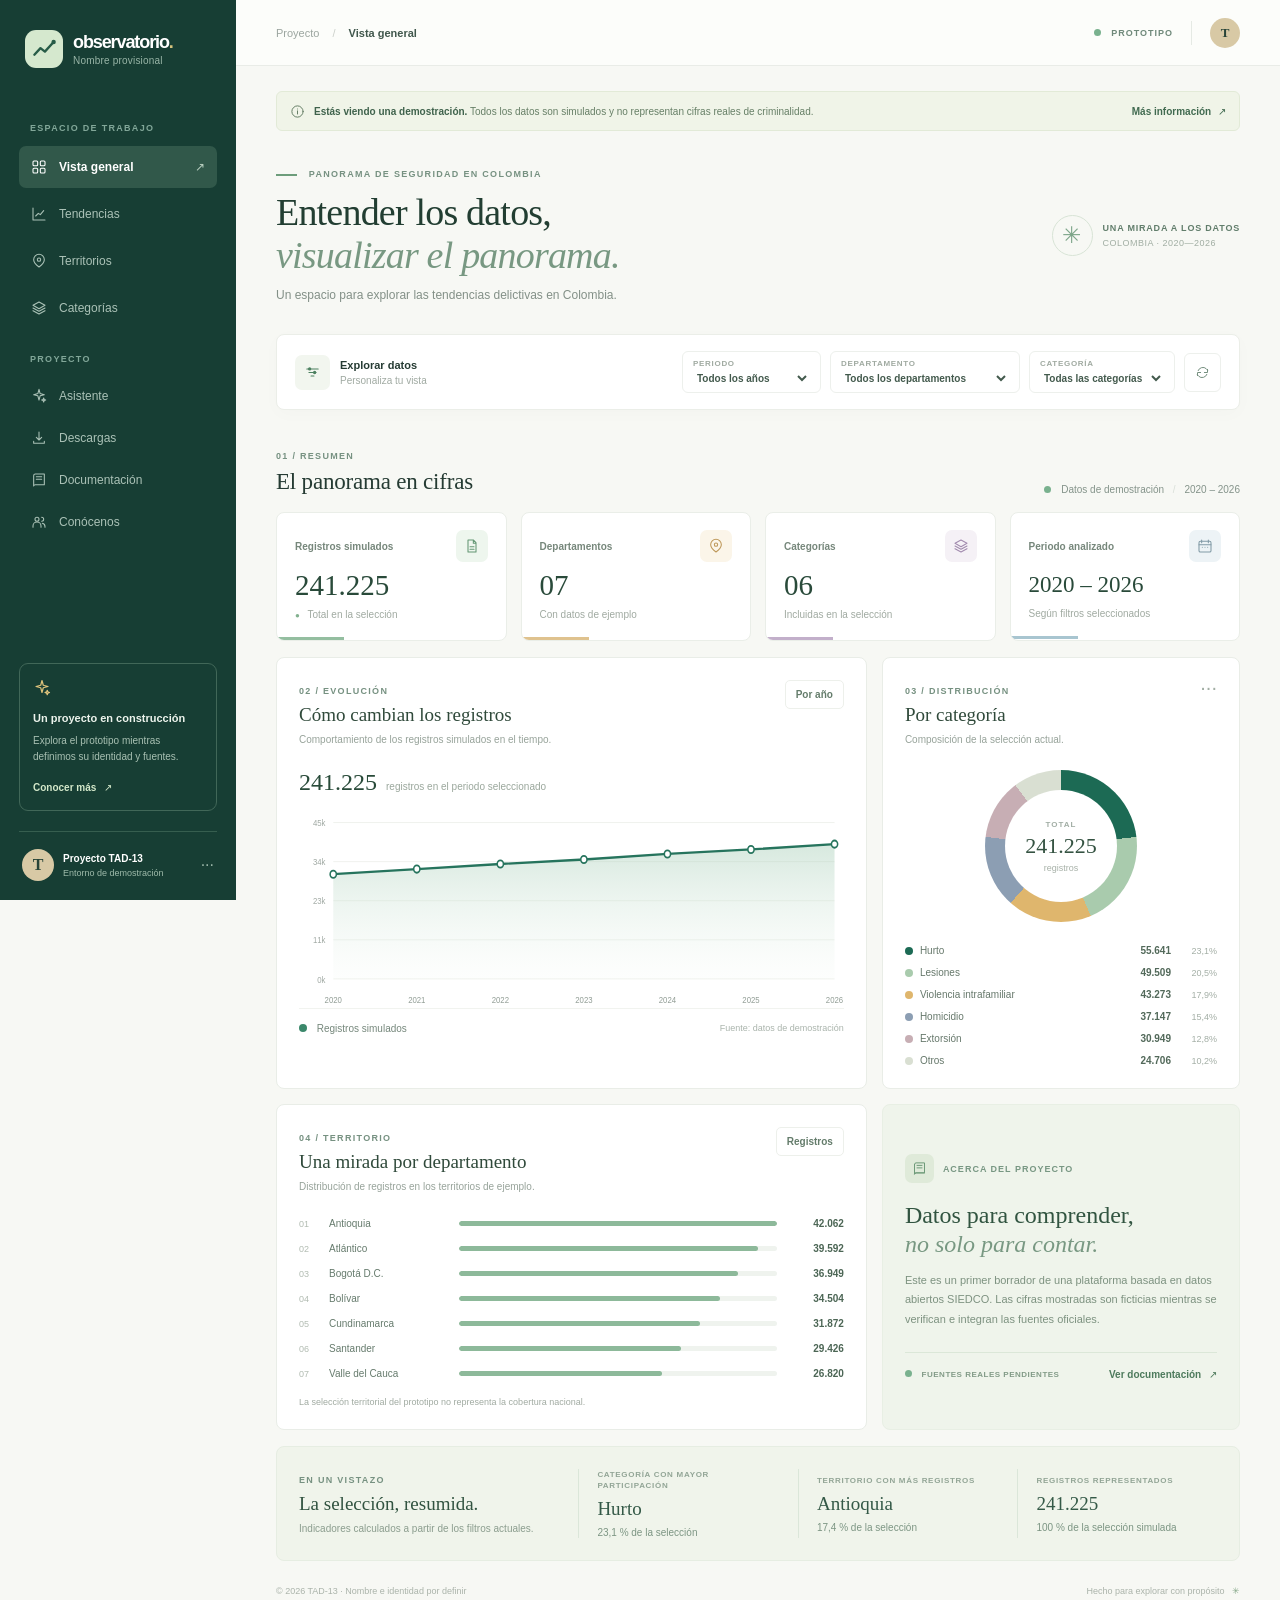
<file: src/web/index.html>
<!doctype html>
<html lang="es"><head><meta charset="utf-8"><meta name="viewport" content="width=device-width, initial-scale=1"><meta name="theme-color" content="#173d33"><title>Vista general | Observatorio</title><link rel="stylesheet" href="styles.css"></head>
<body><div class="app-shell"><aside aria-label="Navegación principal" class="sidebar">
<a aria-label="Observatorio, inicio" class="brand" href="index.html">
<span aria-hidden="true" class="brand-mark"><svg fill="none" viewbox="0 0 32 32"><path d="M5 22.5 12 15l5 4 10-11" stroke="currentColor" stroke-linecap="round" stroke-linejoin="round" stroke-width="2.7"></path><circle cx="27" cy="8" fill="currentColor" r="2.5"></circle></svg></span>
<span><strong>observatorio<span class="brand-dot">.</span></strong><small>Nombre provisional</small></span>
</a>
<div class="side-label">ESPACIO DE TRABAJO</div>
<nav class="side-nav">
<a aria-current="page" class="nav-item active" href="index.html"><span data-icon="grid"></span> Vista general <span class="nav-arrow">↗</span></a>
<a class="nav-item" href="index.html#tendencias"><span data-icon="chart"></span> Tendencias</a>
<a class="nav-item" href="index.html#territorios"><span data-icon="pin"></span> Territorios</a>
<a class="nav-item" href="index.html#categorias"><span data-icon="layers"></span> Categorías</a>
</nav>
<div class="side-label resources-label">PROYECTO</div>
<nav class="side-nav project-nav">
<a class="nav-item" href="asistente.html"><span data-icon="spark"></span> Asistente</a>
<a class="nav-item" href="descargas.html"><span data-icon="download"></span> Descargas</a>
<a class="nav-item" href="documentacion.html"><span data-icon="book"></span> Documentación</a>
<a class="nav-item" href="conocenos.html"><span data-icon="people"></span> Conócenos</a>
</nav>
<div class="sidebar-bottom">
<div class="side-note"><span class="side-note-icon" data-icon="spark"></span><strong>Un proyecto en construcción</strong><p>Explora el prototipo mientras definimos su identidad y fuentes.</p><a href="documentacion.html">Conocer más <span>↗</span></a></div>
<div class="side-footer"><span class="avatar">T</span><span><strong>Proyecto TAD-13</strong><small>Entorno de demostración</small></span><span class="footer-dots">···</span></div>
</div>
</aside><main class="main" id="inicio"><header class="topbar"><div class="breadcrumb">Proyecto <span>/</span> <strong>Vista general</strong></div><div class="top-actions"><span class="top-status"><i></i> PROTOTIPO</span><span class="top-divider"></span><span class="top-avatar">T</span></div></header><div class="content"><div class="demo-banner"><span data-icon="info"></span><p><strong>Estás viendo una demostración.</strong> Todos los datos son simulados y no representan cifras reales de criminalidad.</p><a href="documentacion.html">Más información <span>↗</span></a></div>
<div class="page-heading"><div><div class="eyebrow"><span></span> PANORAMA DE SEGURIDAD EN COLOMBIA</div><h1>Entender los datos,<br/><em>visualizar el panorama.</em></h1><p>Un espacio para explorar las tendencias delictivas en Colombia.</p></div><div class="heading-badge"><span class="badge-symbol">✳</span><span>UNA MIRADA A LOS DATOS<small>COLOMBIA · 2020—2026</small></span></div></div>
<section aria-label="Filtros del tablero" class="filter-bar"><div class="filter-intro"><span data-icon="filter"></span><div><strong>Explorar datos</strong><small>Personaliza tu vista</small></div></div><div class="filter-controls"><label><span>PERIODO</span><select aria-label="Filtrar por periodo" id="year-filter"><option value="todos">Todos los años</option></select></label><label><span>DEPARTAMENTO</span><select aria-label="Filtrar por departamento" id="region-filter"><option value="todos">Todos los departamentos</option></select></label><label><span>CATEGORÍA</span><select aria-label="Filtrar por categoría" id="category-filter"><option value="todos">Todas las categorías</option></select></label><button aria-label="Restablecer filtros" class="reset-button" id="reset" title="Restablecer filtros" type="button"><span data-icon="refresh"></span></button></div></section>
<div class="section-heading overview-heading"><div><span class="section-kicker">01 / RESUMEN</span><h2>El panorama en cifras</h2></div><span class="section-context"><i></i> Datos de demostración <span class="context-divider">/</span> <span id="selection-summary">2020 – 2026</span></span></div>
<section aria-label="Indicadores de demostración" class="stat-grid"><article class="stat-card"><div class="stat-top"><span>Registros simulados</span><span class="stat-icon mint" data-icon="file"></span></div><strong id="total-stat">—</strong><p><span class="stat-pill">●</span> Total en la selección</p><div class="stat-line"></div></article><article class="stat-card"><div class="stat-top"><span>Departamentos</span><span class="stat-icon sand" data-icon="pin"></span></div><strong id="regions-stat">—</strong><p>Con datos de ejemplo</p><div class="stat-line sand-line"></div></article><article class="stat-card"><div class="stat-top"><span>Categorías</span><span class="stat-icon lavender" data-icon="layers"></span></div><strong id="categories-stat">—</strong><p>Incluidas en la selección</p><div class="stat-line lavender-line"></div></article><article class="stat-card"><div class="stat-top"><span>Periodo analizado</span><span class="stat-icon blue" data-icon="calendar"></span></div><strong class="period-stat" id="period-stat">—</strong><p>Según filtros seleccionados</p><div class="stat-line blue-line"></div></article></section>
<div class="dashboard-grid"><section class="card trend-card" id="tendencias"><div class="card-header"><div><span class="section-kicker">02 / EVOLUCIÓN</span><h3>Cómo cambian los registros</h3><p>Comportamiento de los registros simulados en el tiempo.</p></div><span class="card-chip" id="trend-chip">Por año</span></div><div class="chart-summary"><strong id="chart-total">—</strong><span>registros en el periodo seleccionado</span></div><div aria-label="Gráfico de evolución de registros simulados" class="trend-chart" id="trend-chart" role="img"></div><div class="chart-footer"><span><i></i> Registros simulados</span><small>Fuente: datos de demostración</small></div></section>
<section class="card categories-card" id="categorias"><div class="card-header"><div><span class="section-kicker">03 / DISTRIBUCIÓN</span><h3>Por categoría</h3><p>Composición de la selección actual.</p></div><span class="more">···</span></div><div class="donut-wrap"><div class="donut-chart" id="donut-chart"><div class="donut-center"><small>TOTAL</small><strong id="donut-total">—</strong><span>registros</span></div></div></div><div class="category-legend" id="category-legend"></div></section>
<section class="card regions-card" id="territorios"><div class="card-header"><div><span class="section-kicker">04 / TERRITORIO</span><h3>Una mirada por departamento</h3><p>Distribución de registros en los territorios de ejemplo.</p></div><span class="card-chip">Registros</span></div><div class="region-bars" id="region-bars"></div><div class="region-footnote">La selección territorial del prototipo no representa la cobertura nacional.</div></section>
<section class="card methodology-card" id="metodologia"><div class="method-top"><span class="method-icon" data-icon="book"></span><span>ACERCA DEL PROYECTO</span></div><h3>Datos para comprender,<br/><em>no solo para contar.</em></h3><p>Este es un primer borrador de una plataforma basada en datos abiertos SIEDCO. Las cifras mostradas son ficticias mientras se verifican e integran las fuentes oficiales.</p><div class="method-divider"></div><div class="method-bottom"><span><i></i> FUENTES REALES PENDIENTES</span><a href="documentacion.html">Ver documentación <span>↗</span></a></div></section></div>
<section aria-label="Hallazgos de la selección simulada" class="insights-strip">
<div class="insight-intro"><span class="section-kicker">EN UN VISTAZO</span><h3>La selección, resumida.</h3><p>Indicadores calculados a partir de los filtros actuales.</p></div>
<div class="insight-item"><span>CATEGORÍA CON MAYOR PARTICIPACIÓN</span><strong id="top-category">—</strong><small id="top-category-share">—</small></div>
<div class="insight-item"><span>TERRITORIO CON MÁS REGISTROS</span><strong id="top-region">—</strong><small id="top-region-share">—</small></div>
<div class="insight-item"><span>REGISTROS REPRESENTADOS</span><strong id="insight-total">—</strong><small>100 % de la selección simulada</small></div>
</section>
<footer class="page-footer"><span>© 2026 TAD-13 · Nombre e identidad por definir</span><span>Hecho para explorar con propósito <span class="footer-star">✳</span></span></footer></div></main></div><script type="module" src="app.js"></script></body></html>
</file>
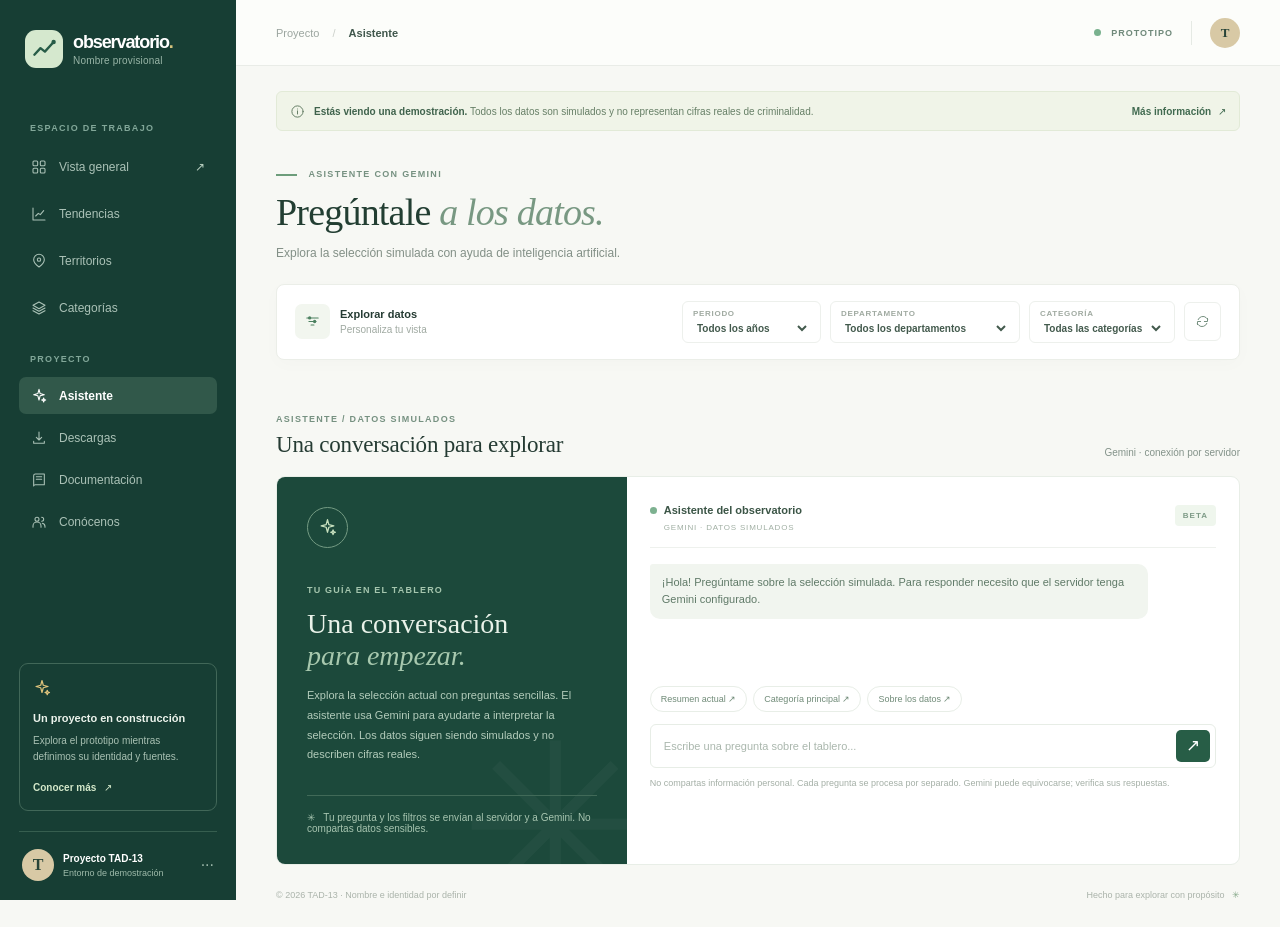
<file: src/web/asistente.html>
<!doctype html>
<html lang="es"><head><meta charset="utf-8"><meta name="viewport" content="width=device-width, initial-scale=1"><meta name="theme-color" content="#173d33"><title>Asistente | Observatorio</title><link rel="stylesheet" href="styles.css"></head>
<body><div class="app-shell"><aside aria-label="Navegación principal" class="sidebar">
<a aria-label="Observatorio, inicio" class="brand" href="index.html">
<span aria-hidden="true" class="brand-mark"><svg fill="none" viewbox="0 0 32 32"><path d="M5 22.5 12 15l5 4 10-11" stroke="currentColor" stroke-linecap="round" stroke-linejoin="round" stroke-width="2.7"></path><circle cx="27" cy="8" fill="currentColor" r="2.5"></circle></svg></span>
<span><strong>observatorio<span class="brand-dot">.</span></strong><small>Nombre provisional</small></span>
</a>
<div class="side-label">ESPACIO DE TRABAJO</div>
<nav class="side-nav">
<a class="nav-item" href="index.html"><span data-icon="grid"></span> Vista general <span class="nav-arrow">↗</span></a>
<a class="nav-item" href="index.html#tendencias"><span data-icon="chart"></span> Tendencias</a>
<a class="nav-item" href="index.html#territorios"><span data-icon="pin"></span> Territorios</a>
<a class="nav-item" href="index.html#categorias"><span data-icon="layers"></span> Categorías</a>
</nav>
<div class="side-label resources-label">PROYECTO</div>
<nav class="side-nav project-nav">
<a aria-current="page" class="nav-item active" href="asistente.html"><span data-icon="spark"></span> Asistente</a>
<a class="nav-item" href="descargas.html"><span data-icon="download"></span> Descargas</a>
<a class="nav-item" href="documentacion.html"><span data-icon="book"></span> Documentación</a>
<a class="nav-item" href="conocenos.html"><span data-icon="people"></span> Conócenos</a>
</nav>
<div class="sidebar-bottom">
<div class="side-note"><span class="side-note-icon" data-icon="spark"></span><strong>Un proyecto en construcción</strong><p>Explora el prototipo mientras definimos su identidad y fuentes.</p><a href="documentacion.html">Conocer más <span>↗</span></a></div>
<div class="side-footer"><span class="avatar">T</span><span><strong>Proyecto TAD-13</strong><small>Entorno de demostración</small></span><span class="footer-dots">···</span></div>
</div>
</aside><main class="main" id="inicio"><header class="topbar"><div class="breadcrumb">Proyecto <span>/</span> <strong>Asistente</strong></div><div class="top-actions"><span class="top-status"><i></i> PROTOTIPO</span><span class="top-divider"></span><span class="top-avatar">T</span></div></header><div class="content"><div class="demo-banner"><span data-icon="info"></span><p><strong>Estás viendo una demostración.</strong> Todos los datos son simulados y no representan cifras reales de criminalidad.</p><a href="documentacion.html">Más información <span>↗</span></a></div>
<div class="page-heading subpage-heading"><div><div class="eyebrow"><span></span> ASISTENTE CON GEMINI</div><h1>Pregúntale <em>a los datos.</em></h1><p>Explora la selección simulada con ayuda de inteligencia artificial.</p></div></div><section aria-label="Filtros del tablero" class="filter-bar"><div class="filter-intro"><span data-icon="filter"></span><div><strong>Explorar datos</strong><small>Personaliza tu vista</small></div></div><div class="filter-controls"><label><span>PERIODO</span><select aria-label="Filtrar por periodo" id="year-filter"><option value="todos">Todos los años</option></select></label><label><span>DEPARTAMENTO</span><select aria-label="Filtrar por departamento" id="region-filter"><option value="todos">Todos los departamentos</option></select></label><label><span>CATEGORÍA</span><select aria-label="Filtrar por categoría" id="category-filter"><option value="todos">Todas las categorías</option></select></label><button aria-label="Restablecer filtros" class="reset-button" id="reset" title="Restablecer filtros" type="button"><span data-icon="refresh"></span></button></div></section><div class="section-heading section-space"><div><span class="section-kicker">ASISTENTE / DATOS SIMULADOS</span><h2>Una conversación para explorar</h2></div><span class="section-context">Gemini · conexión por servidor</span></div><section aria-label="Asistente con Gemini" class="assistant-panel"><div class="assistant-copy"><div class="assistant-orb"><span data-icon="spark"></span></div><span class="assistant-label">TU GUÍA EN EL TABLERO</span><h3>Una conversación<br/><em>para empezar.</em></h3><p>Explora la selección actual con preguntas sencillas. El asistente usa Gemini para ayudarte a interpretar la selección. Los datos siguen siendo simulados y no describen cifras reales.</p><div class="assistant-note">✳   Tu pregunta y los filtros se envían al servidor y a Gemini. No compartas datos sensibles.</div></div><div class="chat-area"><div class="chat-header"><div><span class="chat-dot"></span><strong>Asistente del observatorio</strong><small>GEMINI · DATOS SIMULADOS</small></div><span class="chat-version">BETA</span></div><div aria-live="polite" class="chat-messages" id="chat-messages" role="log"><div class="chat-message bot-message">¡Hola! Pregúntame sobre la selección simulada. Para responder necesito que el servidor tenga Gemini configurado.</div></div><div aria-label="Preguntas sugeridas" class="chat-suggestions"><button data-question="¿Cuál es el resumen?" type="button">Resumen actual ↗</button><button data-question="¿Cuál es la categoría principal?" type="button">Categoría principal ↗</button><button data-question="¿De dónde vienen los datos?" type="button">Sobre los datos ↗</button></div><form class="chat-form" id="chat-form"><label class="sr-only" for="chat-input">Escribe una pregunta</label><input autocomplete="off" id="chat-input" maxlength="300" placeholder="Escribe una pregunta sobre el tablero..." type="text"/><button aria-label="Enviar pregunta" type="submit">↗</button></form><p class="chat-disclaimer">No compartas información personal. Cada pregunta se procesa por separado. Gemini puede equivocarse; verifica sus respuestas.</p></div></section>
<footer class="page-footer"><span>© 2026 TAD-13 · Nombre e identidad por definir</span><span>Hecho para explorar con propósito <span class="footer-star">✳</span></span></footer></div></main></div><script type="module" src="app.js"></script></body></html>
</file>
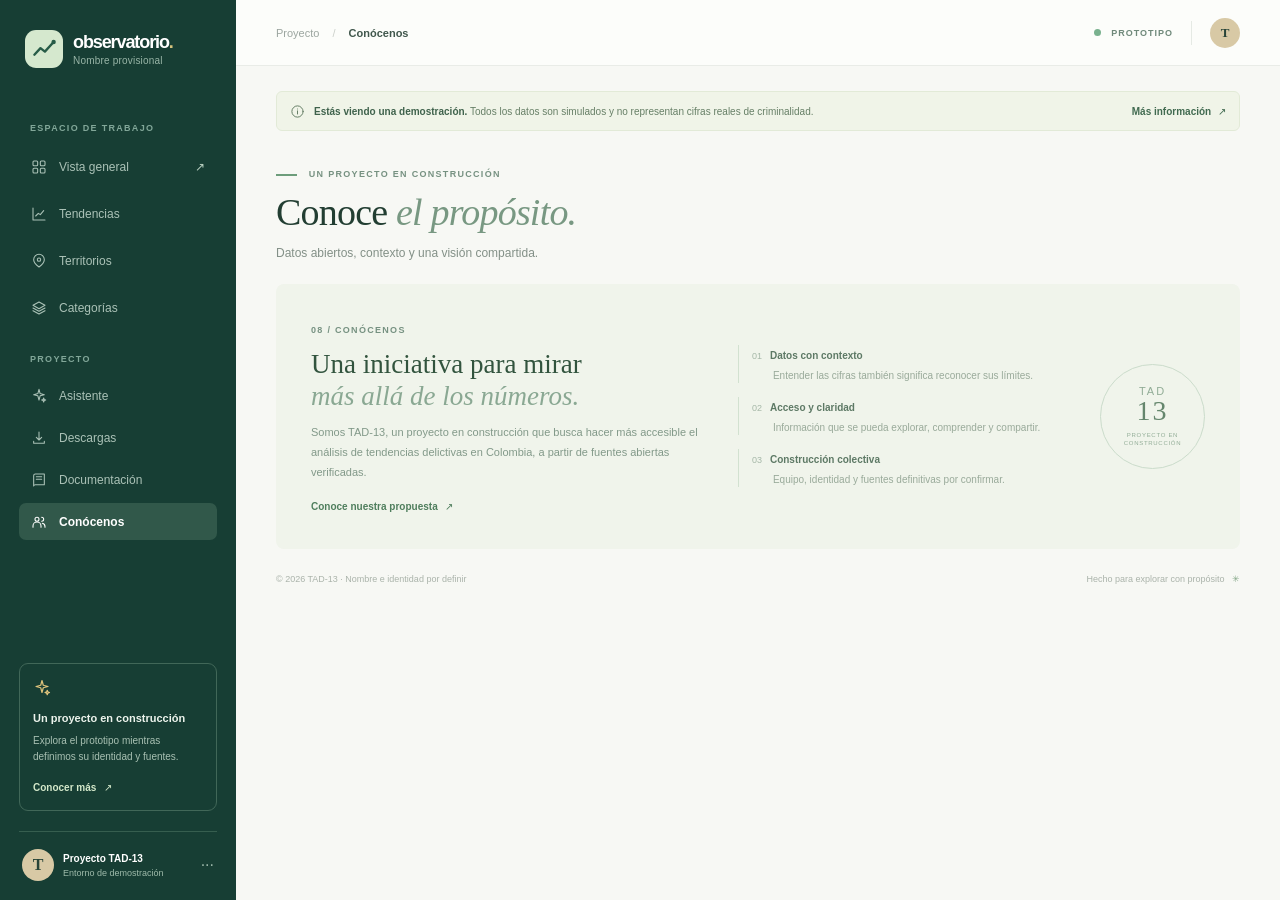
<file: src/web/conocenos.html>
<!doctype html>
<html lang="es"><head><meta charset="utf-8"><meta name="viewport" content="width=device-width, initial-scale=1"><meta name="theme-color" content="#173d33"><title>Conócenos | Observatorio</title><link rel="stylesheet" href="styles.css"></head>
<body><div class="app-shell"><aside aria-label="Navegación principal" class="sidebar">
<a aria-label="Observatorio, inicio" class="brand" href="index.html">
<span aria-hidden="true" class="brand-mark"><svg fill="none" viewbox="0 0 32 32"><path d="M5 22.5 12 15l5 4 10-11" stroke="currentColor" stroke-linecap="round" stroke-linejoin="round" stroke-width="2.7"></path><circle cx="27" cy="8" fill="currentColor" r="2.5"></circle></svg></span>
<span><strong>observatorio<span class="brand-dot">.</span></strong><small>Nombre provisional</small></span>
</a>
<div class="side-label">ESPACIO DE TRABAJO</div>
<nav class="side-nav">
<a class="nav-item" href="index.html"><span data-icon="grid"></span> Vista general <span class="nav-arrow">↗</span></a>
<a class="nav-item" href="index.html#tendencias"><span data-icon="chart"></span> Tendencias</a>
<a class="nav-item" href="index.html#territorios"><span data-icon="pin"></span> Territorios</a>
<a class="nav-item" href="index.html#categorias"><span data-icon="layers"></span> Categorías</a>
</nav>
<div class="side-label resources-label">PROYECTO</div>
<nav class="side-nav project-nav">
<a class="nav-item" href="asistente.html"><span data-icon="spark"></span> Asistente</a>
<a class="nav-item" href="descargas.html"><span data-icon="download"></span> Descargas</a>
<a class="nav-item" href="documentacion.html"><span data-icon="book"></span> Documentación</a>
<a aria-current="page" class="nav-item active" href="conocenos.html"><span data-icon="people"></span> Conócenos</a>
</nav>
<div class="sidebar-bottom">
<div class="side-note"><span class="side-note-icon" data-icon="spark"></span><strong>Un proyecto en construcción</strong><p>Explora el prototipo mientras definimos su identidad y fuentes.</p><a href="documentacion.html">Conocer más <span>↗</span></a></div>
<div class="side-footer"><span class="avatar">T</span><span><strong>Proyecto TAD-13</strong><small>Entorno de demostración</small></span><span class="footer-dots">···</span></div>
</div>
</aside><main class="main" id="inicio"><header class="topbar"><div class="breadcrumb">Proyecto <span>/</span> <strong>Conócenos</strong></div><div class="top-actions"><span class="top-status"><i></i> PROTOTIPO</span><span class="top-divider"></span><span class="top-avatar">T</span></div></header><div class="content"><div class="demo-banner"><span data-icon="info"></span><p><strong>Estás viendo una demostración.</strong> Todos los datos son simulados y no representan cifras reales de criminalidad.</p><a href="documentacion.html">Más información <span>↗</span></a></div>
<div class="page-heading subpage-heading"><div><div class="eyebrow"><span></span> UN PROYECTO EN CONSTRUCCIÓN</div><h1>Conoce <em>el propósito.</em></h1><p>Datos abiertos, contexto y una visión compartida.</p></div></div><section class="about-section" id="conocenos"><div><span class="section-kicker">08 / CONÓCENOS</span><h2>Una iniciativa para mirar<br/><em>más allá de los números.</em></h2><p>Somos TAD-13, un proyecto en construcción que busca hacer más accesible el análisis de tendencias delictivas en Colombia, a partir de fuentes abiertas verificadas.</p><a href="documentacion.html">Conoce nuestra propuesta <span>↗</span></a></div><div class="about-values"><div><span>01</span><strong>Datos con contexto</strong><p>Entender las cifras también significa reconocer sus límites.</p></div><div><span>02</span><strong>Acceso y claridad</strong><p>Información que se pueda explorar, comprender y compartir.</p></div><div><span>03</span><strong>Construcción colectiva</strong><p>Equipo, identidad y fuentes definitivas por confirmar.</p></div></div><div class="about-stamp">TAD<br/><strong>13</strong><span>PROYECTO EN<br/>CONSTRUCCIÓN</span></div></section>
<footer class="page-footer"><span>© 2026 TAD-13 · Nombre e identidad por definir</span><span>Hecho para explorar con propósito <span class="footer-star">✳</span></span></footer></div></main></div><script type="module" src="app.js"></script></body></html>
</file>
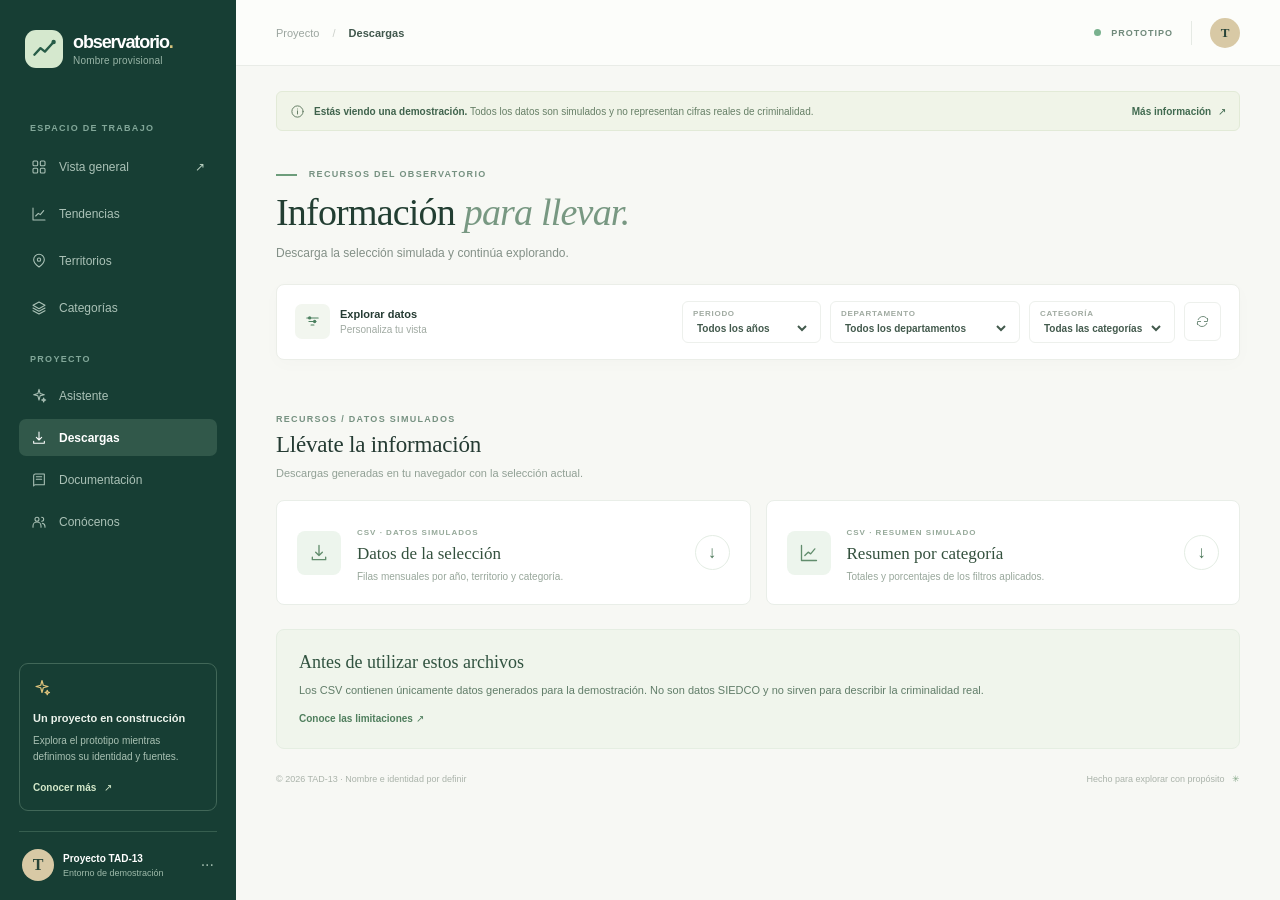
<file: src/web/descargas.html>
<!doctype html>
<html lang="es"><head><meta charset="utf-8"><meta name="viewport" content="width=device-width, initial-scale=1"><meta name="theme-color" content="#173d33"><title>Descargas | Observatorio</title><link rel="stylesheet" href="styles.css"></head>
<body><div class="app-shell"><aside aria-label="Navegación principal" class="sidebar">
<a aria-label="Observatorio, inicio" class="brand" href="index.html">
<span aria-hidden="true" class="brand-mark"><svg fill="none" viewbox="0 0 32 32"><path d="M5 22.5 12 15l5 4 10-11" stroke="currentColor" stroke-linecap="round" stroke-linejoin="round" stroke-width="2.7"></path><circle cx="27" cy="8" fill="currentColor" r="2.5"></circle></svg></span>
<span><strong>observatorio<span class="brand-dot">.</span></strong><small>Nombre provisional</small></span>
</a>
<div class="side-label">ESPACIO DE TRABAJO</div>
<nav class="side-nav">
<a class="nav-item" href="index.html"><span data-icon="grid"></span> Vista general <span class="nav-arrow">↗</span></a>
<a class="nav-item" href="index.html#tendencias"><span data-icon="chart"></span> Tendencias</a>
<a class="nav-item" href="index.html#territorios"><span data-icon="pin"></span> Territorios</a>
<a class="nav-item" href="index.html#categorias"><span data-icon="layers"></span> Categorías</a>
</nav>
<div class="side-label resources-label">PROYECTO</div>
<nav class="side-nav project-nav">
<a class="nav-item" href="asistente.html"><span data-icon="spark"></span> Asistente</a>
<a aria-current="page" class="nav-item active" href="descargas.html"><span data-icon="download"></span> Descargas</a>
<a class="nav-item" href="documentacion.html"><span data-icon="book"></span> Documentación</a>
<a class="nav-item" href="conocenos.html"><span data-icon="people"></span> Conócenos</a>
</nav>
<div class="sidebar-bottom">
<div class="side-note"><span class="side-note-icon" data-icon="spark"></span><strong>Un proyecto en construcción</strong><p>Explora el prototipo mientras definimos su identidad y fuentes.</p><a href="documentacion.html">Conocer más <span>↗</span></a></div>
<div class="side-footer"><span class="avatar">T</span><span><strong>Proyecto TAD-13</strong><small>Entorno de demostración</small></span><span class="footer-dots">···</span></div>
</div>
</aside><main class="main" id="inicio"><header class="topbar"><div class="breadcrumb">Proyecto <span>/</span> <strong>Descargas</strong></div><div class="top-actions"><span class="top-status"><i></i> PROTOTIPO</span><span class="top-divider"></span><span class="top-avatar">T</span></div></header><div class="content"><div class="demo-banner"><span data-icon="info"></span><p><strong>Estás viendo una demostración.</strong> Todos los datos son simulados y no representan cifras reales de criminalidad.</p><a href="documentacion.html">Más información <span>↗</span></a></div>
<div class="page-heading subpage-heading"><div><div class="eyebrow"><span></span> RECURSOS DEL OBSERVATORIO</div><h1>Información <em>para llevar.</em></h1><p>Descarga la selección simulada y continúa explorando.</p></div></div><section aria-label="Filtros del tablero" class="filter-bar"><div class="filter-intro"><span data-icon="filter"></span><div><strong>Explorar datos</strong><small>Personaliza tu vista</small></div></div><div class="filter-controls"><label><span>PERIODO</span><select aria-label="Filtrar por periodo" id="year-filter"><option value="todos">Todos los años</option></select></label><label><span>DEPARTAMENTO</span><select aria-label="Filtrar por departamento" id="region-filter"><option value="todos">Todos los departamentos</option></select></label><label><span>CATEGORÍA</span><select aria-label="Filtrar por categoría" id="category-filter"><option value="todos">Todas las categorías</option></select></label><button aria-label="Restablecer filtros" class="reset-button" id="reset" title="Restablecer filtros" type="button"><span data-icon="refresh"></span></button></div></section><div class="section-heading section-space"><div><span class="section-kicker">RECURSOS / DATOS SIMULADOS</span><h2>Llévate la información</h2><p class="section-description">Descargas generadas en tu navegador con la selección actual.</p></div></div><section aria-label="Descargas de demostración" class="downloads-grid"><article class="download-card"><span class="download-icon" data-icon="download"></span><div><span class="download-type">CSV · DATOS SIMULADOS</span><h3>Datos de la selección</h3><p>Filas mensuales por año, territorio y categoría.</p></div><button aria-label="Descargar datos simulados filtrados" id="download-data" type="button">↓</button></article><article class="download-card"><span class="download-icon sand" data-icon="chart"></span><div><span class="download-type">CSV · RESUMEN SIMULADO</span><h3>Resumen por categoría</h3><p>Totales y porcentajes de los filtros aplicados.</p></div><button aria-label="Descargar resumen simulado por categoría" id="download-summary" type="button">↓</button></article></section><div class="download-explainer"><strong>Antes de utilizar estos archivos</strong><p>Los CSV contienen únicamente datos generados para la demostración. No son datos SIEDCO y no sirven para describir la criminalidad real.</p><a href="documentacion.html">Conoce las limitaciones ↗</a></div>
<footer class="page-footer"><span>© 2026 TAD-13 · Nombre e identidad por definir</span><span>Hecho para explorar con propósito <span class="footer-star">✳</span></span></footer></div></main></div><script type="module" src="app.js"></script></body></html>
</file>
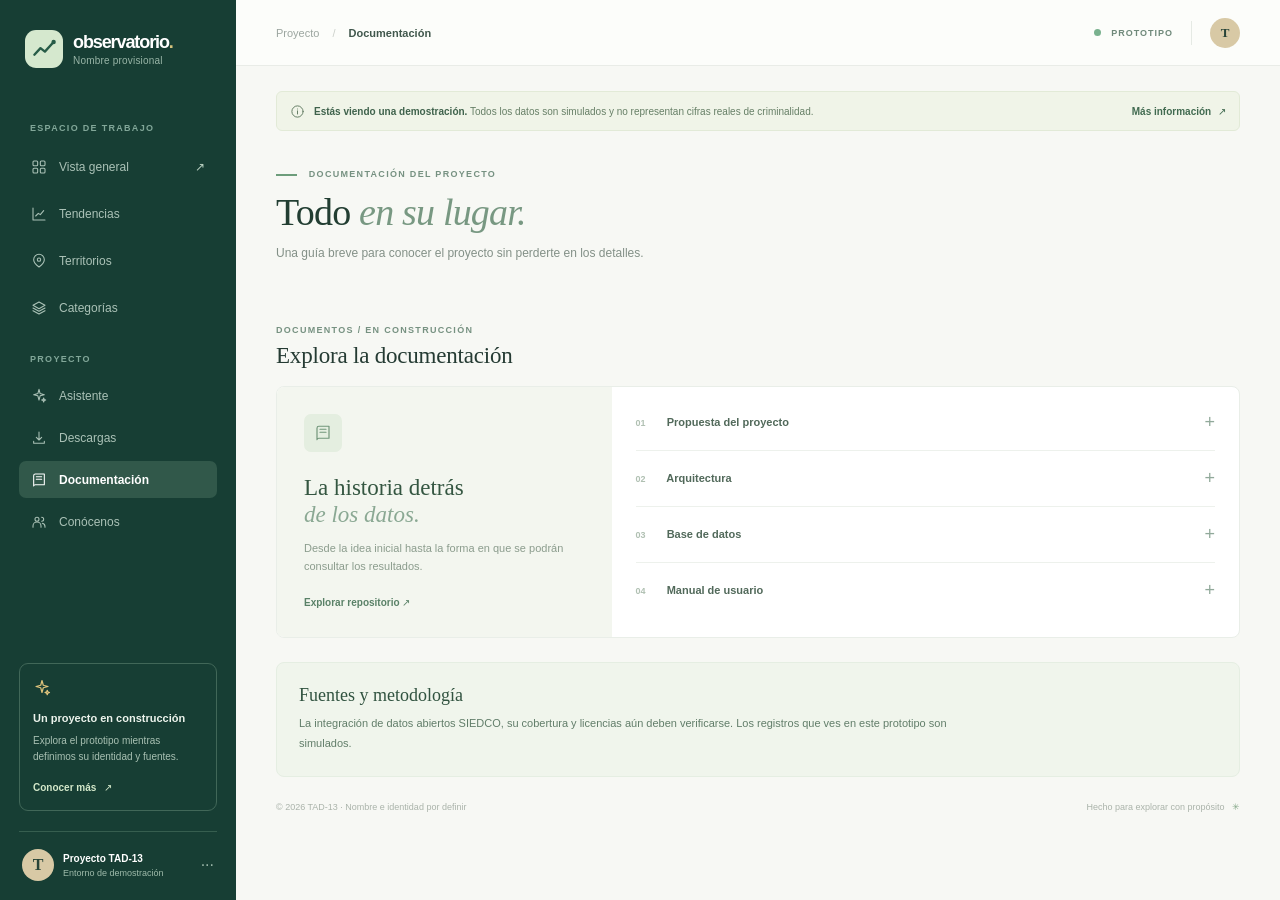
<file: src/web/documentacion.html>
<!doctype html>
<html lang="es"><head><meta charset="utf-8"><meta name="viewport" content="width=device-width, initial-scale=1"><meta name="theme-color" content="#173d33"><title>Documentación | Observatorio</title><link rel="stylesheet" href="styles.css"></head>
<body><div class="app-shell"><aside aria-label="Navegación principal" class="sidebar">
<a aria-label="Observatorio, inicio" class="brand" href="index.html">
<span aria-hidden="true" class="brand-mark"><svg fill="none" viewbox="0 0 32 32"><path d="M5 22.5 12 15l5 4 10-11" stroke="currentColor" stroke-linecap="round" stroke-linejoin="round" stroke-width="2.7"></path><circle cx="27" cy="8" fill="currentColor" r="2.5"></circle></svg></span>
<span><strong>observatorio<span class="brand-dot">.</span></strong><small>Nombre provisional</small></span>
</a>
<div class="side-label">ESPACIO DE TRABAJO</div>
<nav class="side-nav">
<a class="nav-item" href="index.html"><span data-icon="grid"></span> Vista general <span class="nav-arrow">↗</span></a>
<a class="nav-item" href="index.html#tendencias"><span data-icon="chart"></span> Tendencias</a>
<a class="nav-item" href="index.html#territorios"><span data-icon="pin"></span> Territorios</a>
<a class="nav-item" href="index.html#categorias"><span data-icon="layers"></span> Categorías</a>
</nav>
<div class="side-label resources-label">PROYECTO</div>
<nav class="side-nav project-nav">
<a class="nav-item" href="asistente.html"><span data-icon="spark"></span> Asistente</a>
<a class="nav-item" href="descargas.html"><span data-icon="download"></span> Descargas</a>
<a aria-current="page" class="nav-item active" href="documentacion.html"><span data-icon="book"></span> Documentación</a>
<a class="nav-item" href="conocenos.html"><span data-icon="people"></span> Conócenos</a>
</nav>
<div class="sidebar-bottom">
<div class="side-note"><span class="side-note-icon" data-icon="spark"></span><strong>Un proyecto en construcción</strong><p>Explora el prototipo mientras definimos su identidad y fuentes.</p><a href="documentacion.html">Conocer más <span>↗</span></a></div>
<div class="side-footer"><span class="avatar">T</span><span><strong>Proyecto TAD-13</strong><small>Entorno de demostración</small></span><span class="footer-dots">···</span></div>
</div>
</aside><main class="main" id="inicio"><header class="topbar"><div class="breadcrumb">Proyecto <span>/</span> <strong>Documentación</strong></div><div class="top-actions"><span class="top-status"><i></i> PROTOTIPO</span><span class="top-divider"></span><span class="top-avatar">T</span></div></header><div class="content"><div class="demo-banner"><span data-icon="info"></span><p><strong>Estás viendo una demostración.</strong> Todos los datos son simulados y no representan cifras reales de criminalidad.</p><a href="documentacion.html">Más información <span>↗</span></a></div>
<div class="page-heading subpage-heading"><div><div class="eyebrow"><span></span> DOCUMENTACIÓN DEL PROYECTO</div><h1>Todo <em>en su lugar.</em></h1><p>Una guía breve para conocer el proyecto sin perderte en los detalles.</p></div></div><div class="section-heading overview-heading"><div><span class="section-kicker">DOCUMENTOS / EN CONSTRUCCIÓN</span><h2>Explora la documentación</h2></div></div><section aria-label="Documentación del proyecto" class="documentation-grid"><div class="doc-intro"><span data-icon="book"></span><h3>La historia detrás<br/><em>de los datos.</em></h3><p>Desde la idea inicial hasta la forma en que se podrán consultar los resultados.</p><a href="https://github.com/LufyXd0021/tad13" rel="noopener noreferrer" target="_blank">Explorar repositorio ↗</a></div><div class="doc-list"><details><summary><span><small>01</small> Propuesta del proyecto</span><b>+</b></summary><p>Objetivos, alcance 2020–2026, fuentes previstas, metodología, riesgos y roles pendientes de confirmar.</p><a href="https://github.com/LufyXd0021/tad13/blob/arena/8c17f959-tad13/docs/01-propuesta.md" rel="noopener noreferrer" target="_blank">Leer documento completo ↗</a></details><details><summary><span><small>02</small> Arquitectura</span><b>+</b></summary><p>Flujo preliminar de extracción, validación, transformación y carga. Los componentes definitivos están por definir.</p><a href="https://github.com/LufyXd0021/tad13/blob/arena/8c17f959-tad13/docs/02-arquitectura.md" rel="noopener noreferrer" target="_blank">Leer documento completo ↗</a></details><details><summary><span><small>03</small> Base de datos</span><b>+</b></summary><p>Convenciones y decisiones pendientes para el modelo y la estrategia de carga; aún no existe un esquema aprobado.</p><a href="https://github.com/LufyXd0021/tad13/blob/arena/8c17f959-tad13/docs/03-base-datos.md" rel="noopener noreferrer" target="_blank">Leer documento completo ↗</a></details><details><summary><span><small>04</small> Manual de usuario</span><b>+</b></summary><p>Preparación y operación previstas. Las instrucciones del ETL definitivo siguen pendientes.</p><a href="https://github.com/LufyXd0021/tad13/blob/arena/8c17f959-tad13/docs/04-manual-usuario.md" rel="noopener noreferrer" target="_blank">Leer documento completo ↗</a></details></div></section><div class="download-explainer"><strong>Fuentes y metodología</strong><p>La integración de datos abiertos SIEDCO, su cobertura y licencias aún deben verificarse. Los registros que ves en este prototipo son simulados.</p></div>
<footer class="page-footer"><span>© 2026 TAD-13 · Nombre e identidad por definir</span><span>Hecho para explorar con propósito <span class="footer-star">✳</span></span></footer></div></main></div><script type="module" src="app.js"></script></body></html>
</file>
<file: src/web/styles.css>
:root{font-family:'DM Sans',Arial,sans-serif;color:#253b33;background:#f7f8f4;font-synthesis:none;scroll-behavior:smooth}*{box-sizing:border-box}body{margin:0}a{color:inherit;text-decoration:none}button,select{font:inherit}button:focus-visible,select:focus-visible,a:focus-visible{outline:3px solid #e1b96e;outline-offset:3px}svg{display:block;width:100%;height:100%}.app-shell{min-height:100vh;display:flex}.sidebar{width:236px;flex-shrink:0;background:#173e34;color:#e4eee6;padding:30px 19px 19px;display:flex;flex-direction:column;position:sticky;top:0;height:100vh;min-height:660px}.brand{display:flex;align-items:center;gap:10px;margin:0 6px 55px}.brand-mark{width:38px;height:38px;background:#d5e8ce;color:#275c48;border-radius:11px;padding:5px}.brand strong{font-size:18px;letter-spacing:-1.1px;display:block;color:white}.brand-dot{color:#d5c27c}.brand small{display:block;color:#99b5a7;font-size:10px;margin-top:2px;letter-spacing:.2px}.side-label{font-size:9px;font-weight:700;letter-spacing:1.3px;color:#82a799;margin:0 11px 13px}.side-nav{display:grid;gap:5px}.nav-item{height:42px;display:flex;align-items:center;gap:12px;padding:0 12px;color:#abc2b7;font-size:12px;font-weight:500;border-radius:7px}.nav-item>span:first-child{width:16px;height:16px}.nav-item.active,.nav-item:hover{background:#31584a;color:white}.nav-item.active{font-weight:700}.nav-arrow{margin-left:auto;color:#b8cfc0}.resources-label{margin-top:36px}.sidebar-bottom{margin-top:auto}.side-note{border:1px solid #416758;border-radius:9px;padding:15px 13px;margin-bottom:20px}.side-note-icon{display:block;width:18px;height:18px;color:#dfc47c;margin-bottom:11px}.side-note strong{font-size:11px;color:#edf4ed}.side-note p{font-size:10px;line-height:1.6;color:#a9c1b3;margin:7px 0 12px}.side-note a{font-size:10px;font-weight:700;color:#d4e8ca}.side-note a span{margin-left:5px}.side-footer{border-top:1px solid #365e4f;padding:17px 3px 0;display:flex;gap:9px;align-items:center}.avatar,.top-avatar{width:32px;height:32px;border-radius:50%;display:grid;place-items:center;background:#d8c9a5;color:#284438;font-family:Georgia,serif;font-weight:bold}.side-footer strong,.side-footer small{display:block}.side-footer strong{font-size:10px;color:white}.side-footer small{font-size:9px;color:#9ebaaa;margin-top:4px}.footer-dots{margin-left:auto;color:#99b5a7}.main{min-width:0;flex:1}.topbar{height:66px;border-bottom:1px solid #e9ece7;background:#fcfdfa;display:flex;justify-content:space-between;align-items:center;padding:0 40px}.breadcrumb{font-size:11px;color:#9ba59f}.breadcrumb span{padding:0 10px;color:#cbd0ca}.breadcrumb strong{color:#40574c}.top-actions{display:flex;align-items:center;gap:18px}.top-status{font-size:9px;font-weight:700;letter-spacing:1px;color:#6f897a}.top-status i,.section-context i,.method-bottom i{display:inline-block;background:#79b18e;width:7px;height:7px;border-radius:50%;margin-right:7px}.top-divider{height:24px;width:1px;background:#e5eae4}.top-avatar{width:30px;height:30px;font-size:13px}.content{max-width:1600px;margin:0 auto;padding:25px 40px 0}.demo-banner{min-height:40px;background:#f0f4e8;border:1px solid #e2ead7;border-radius:6px;color:#667f66;display:flex;align-items:center;gap:9px;padding:10px 13px;font-size:10px}.demo-banner>span{width:15px;height:15px;flex:none}.demo-banner p{margin:0;line-height:1.5}.demo-banner strong{color:#3f624c}.demo-banner a{white-space:nowrap;margin-left:auto;font-weight:700;color:#416a50}.demo-banner a span{margin-left:4px}.page-heading{display:flex;justify-content:space-between;align-items:center;padding:38px 0 32px}.eyebrow,.section-kicker{font-size:9px;letter-spacing:1.3px;font-weight:700;color:#769181}.eyebrow span{display:inline-block;width:21px;height:2px;background:#6d9d7b;vertical-align:middle;margin-right:8px}h1,h2,h3,p{margin:0}h1{font-family:'DM Serif Display',Georgia,serif;font-size:38px;line-height:1.12;letter-spacing:-.8px;font-weight:400;color:#223e32;margin:12px 0}h1 em,.methodology-card h3 em{font-weight:400;color:#789882}.page-heading p{font-size:12px;color:#839087}.heading-badge{display:flex;align-items:center;gap:10px;color:#617d6b;font-size:9px;letter-spacing:.8px;font-weight:700}.badge-symbol{width:41px;height:41px;border:1px solid #d8e4d6;border-radius:50%;display:grid;place-items:center;color:#7da589;font-size:23px}.heading-badge small{display:block;font-size:9px;letter-spacing:.5px;color:#a0ada2;margin-top:5px;font-weight:500}.filter-bar{background:white;border:1px solid #ebeee8;border-radius:8px;padding:16px 18px;display:flex;align-items:center;justify-content:space-between;gap:18px;box-shadow:0 4px 18px #293e2c05}.filter-intro{display:flex;align-items:center;gap:10px;min-width:145px}.filter-intro>span{width:35px;height:35px;background:#f2f6ef;border-radius:7px;color:#4c8060;padding:9px}.filter-intro strong,.filter-intro small{display:block}.filter-intro strong{font-size:11px}.filter-intro small{font-size:10px;color:#a0aaa2;margin-top:4px}.filter-controls{display:flex;align-items:center;gap:9px}.filter-controls label{display:flex;flex-direction:column;gap:4px;border:1px solid #edf0ec;border-radius:6px;padding:7px 10px;min-width:139px}.filter-controls label:nth-child(2){min-width:190px}.filter-controls label>span{font-size:8px;font-weight:700;letter-spacing:.7px;color:#a0aaa1}.filter-controls select{padding:0;border:0;outline:none;background:white;color:#435a4d;font-size:10px;font-weight:700;width:100%;cursor:pointer}.reset-button{border:1px solid #edf0ec;background:white;color:#769080;border-radius:6px;width:37px;height:39px;padding:10px;cursor:pointer}.reset-button:hover{background:#f2f6ef}.section-heading{display:flex;align-items:end;justify-content:space-between}.overview-heading{margin:35px 0 17px}.section-heading h2{font-family:'DM Serif Display',Georgia,serif;font-size:23px;font-weight:400;letter-spacing:-.2px;margin-top:6px}.section-context{font-size:10px;color:#84938a}.context-divider{color:#d8ded8;padding:0 6px}.stat-grid{display:grid;grid-template-columns:repeat(4,minmax(0,1fr));gap:14px}.stat-card{background:#fff;border:1px solid #eaeee8;border-radius:8px;padding:17px 18px 0;overflow:hidden;min-width:0}.stat-top{display:flex;align-items:center;justify-content:space-between;color:#76877b;font-size:10px;font-weight:600}.stat-icon{display:block;width:32px;height:32px;border-radius:7px;padding:8px}.mint{background:#eef6ee;color:#659875}.sand{background:#fbf5e9;color:#be985a}.lavender{background:#f5f1f6;color:#a38caf}.blue{background:#edf3f6;color:#829ba7}.stat-card>strong{display:block;font-family:'DM Serif Display',Georgia,serif;font-weight:400;font-size:29px;color:#294a3a;margin:7px 0}.stat-card>strong.period-stat{font-size:23px;margin:10px 0}.stat-card p{font-size:10px;color:#a0aaa1;margin-bottom:17px}.stat-pill{font-size:8px;color:#82b18f;margin-right:5px}.stat-line{height:3px;background:#94bea0;width:35%;margin-left:-18px}.sand-line{background:#dfc28e}.lavender-line{background:#c2afca}.blue-line{background:#a8c5d0}.dashboard-grid{display:grid;grid-template-columns:minmax(0,1.65fr) minmax(280px,1fr);gap:15px;margin-top:16px}.card{background:white;border:1px solid #e9ede7;border-radius:8px;padding:22px;min-width:0}.card-header{display:flex;justify-content:space-between;gap:12px}.card-header h3{font-family:'DM Serif Display',Georgia,serif;font-size:19px;font-weight:400;color:#304a3b;margin:6px 0}.card-header p{font-size:10px;color:#97a39a;line-height:1.5}.card-chip{align-self:start;border:1px solid #edf0eb;border-radius:5px;color:#647c6b;padding:8px 10px;white-space:nowrap;font-size:10px;font-weight:600}.card-chip span{padding-left:12px;color:#a7b2a8}.chart-summary{display:flex;align-items:baseline;gap:9px;margin-top:22px}.chart-summary strong{font-family:'DM Serif Display',Georgia,serif;color:#284a39;font-size:24px;font-weight:400}.chart-summary span{font-size:10px;color:#9aa79c}.trend-chart{height:200px;width:100%;margin-top:12px}.trend-chart text{font-family:'DM Sans',Arial,sans-serif}.chart-footer{border-top:1px solid #f1f3ef;padding-top:14px;display:flex;justify-content:space-between;color:#75877b;font-size:10px}.chart-footer i,.legend-name i{display:inline-block;width:8px;height:8px;border-radius:50%;background:#3b886b;margin-right:7px}.chart-footer small{color:#aab4ac;font-size:9px}.more{font-size:20px;line-height:15px;color:#a2aea4}.donut-wrap{display:flex;justify-content:center;padding:23px 0}.donut-chart{width:152px;height:152px;border-radius:50%;display:grid;place-items:center}.donut-center{width:112px;height:112px;background:white;border-radius:50%;display:flex;align-items:center;justify-content:center;flex-direction:column}.donut-center small{font-size:8px;letter-spacing:1px;color:#a2aea5;font-weight:700}.donut-center strong{font-family:'DM Serif Display',Georgia,serif;font-size:22px;font-weight:400;margin:4px 0;color:#355342}.donut-center span{color:#a7b1a8;font-size:9px}.category-legend{display:grid;gap:11px}.legend-row{display:flex;justify-content:space-between;font-size:10px;color:#66786b}.legend-name{display:flex;align-items:center}.legend-row strong{font-weight:700;color:#52695a}.legend-row small{display:inline-block;text-align:right;width:46px;font-size:9px;color:#a3aea5}.regions-card{min-height:300px}.region-bars{display:grid;gap:14px;margin-top:24px}.region-row{display:grid;grid-template-columns:20px 120px 1fr 57px;align-items:center;gap:10px;font-size:10px}.region-rank{color:#b1bbb1;font-size:9px}.region-name{color:#667b6d}.bar-track{height:5px;background:#eff3ee;border-radius:3px;overflow:hidden}.bar-track>span{display:block;height:100%;background:#8db99a;border-radius:3px}.region-row strong{text-align:right;color:#4c6655;font-size:10px}.region-footnote{font-size:9px;color:#a0aaa1;margin-top:18px}.methodology-card{background:#eff4eb;border-color:#e8efe4;display:flex;flex-direction:column;justify-content:center}.method-top{display:flex;align-items:center;gap:9px;font-size:9px;letter-spacing:1px;color:#789783;font-weight:700}.method-icon{width:29px;height:29px;border-radius:7px;background:#dfead9;color:#6e9a79;padding:7px}.methodology-card h3{font-family:'DM Serif Display',Georgia,serif;font-size:24px;line-height:1.22;font-weight:400;color:#315440;margin:18px 0 11px}.methodology-card p{font-size:11px;line-height:1.8;color:#7d9280;max-width:330px}.method-divider{height:1px;background:#dbe7d8;margin:22px 0 16px}.method-bottom{display:flex;justify-content:space-between;gap:10px;align-items:center}.method-bottom>span{font-size:8px;letter-spacing:.5px;color:#829b87;font-weight:700}.method-bottom a{font-size:10px;font-weight:700;color:#4d7a5c}.method-bottom a span{margin-left:5px}.page-footer{display:flex;justify-content:space-between;padding:25px 0 27px;color:#aab3aa;font-size:9px}.footer-star{color:#87a98a;margin-left:5px}
@media(max-width:1100px){.sidebar{width:195px}.content{padding-left:25px;padding-right:25px}.topbar{padding:0 25px}.filter-bar{align-items:flex-start;flex-direction:column}.filter-controls{width:100%}.filter-controls label{flex:1}.dashboard-grid{grid-template-columns:minmax(0,1.4fr) minmax(260px,1fr)}.region-row{grid-template-columns:18px 105px 1fr 50px}}
@media(max-width:760px){.app-shell{display:block}.sidebar{position:relative;width:auto;height:auto;min-height:0;padding:15px 18px}.brand{margin:0 0 15px}.brand-mark{width:33px;height:33px}.side-label,.sidebar-bottom,.resources-label{display:none}.side-nav{display:flex;gap:4px;overflow-x:auto}.side-nav+.side-nav{margin-top:4px}.nav-item{white-space:nowrap;height:36px;font-size:11px}.topbar{height:52px;padding:0 18px}.content{padding:18px 18px 0}.demo-banner{align-items:flex-start;flex-wrap:wrap}.demo-banner p{flex:1;min-width:200px}.demo-banner a{margin-left:24px}.page-heading{padding:30px 0 25px}.page-heading h1{font-size:32px}.heading-badge{display:none}.filter-controls{flex-wrap:wrap}.filter-controls label{min-width:calc(50% - 5px)!important}.filter-controls label:nth-child(3){flex:1}.stat-grid{grid-template-columns:repeat(2,1fr)}.dashboard-grid{grid-template-columns:1fr}.section-context{font-size:9px}.card{padding:19px}.page-footer{gap:15px;line-height:1.5}.trend-chart{height:180px}}
@media(max-width:400px){.section-context{display:none}.region-row{grid-template-columns:17px 100px 1fr 43px;gap:6px}.stat-card>strong.period-stat{font-size:19px}.filter-controls label{min-width:100%!important}}
/* Extended project sections */
.sidebar{overflow-y:auto}.sidebar-bottom{padding-top:25px}.resources-label{margin-top:25px}.project-nav .nav-item{height:37px}.section-space{margin:48px 0 18px;scroll-margin-top:20px}.section-description{font-size:11px;color:#91a095;margin-top:7px;line-height:1.6}.insights-strip{display:grid;grid-template-columns:1.3fr repeat(3,1fr);gap:20px;margin-top:16px;padding:22px;background:#f0f4eb;border:1px solid #e6ede2;border-radius:8px}.insight-intro h3{font:400 19px 'DM Serif Display',Georgia,serif;color:#315340;margin:6px 0}.insight-intro p{font-size:10px;color:#8b9d8e;line-height:1.5}.insight-item{border-left:1px solid #dbe6d9;padding-left:18px;display:flex;flex-direction:column;justify-content:center;gap:7px;min-width:0}.insight-item span{color:#92a596;font-size:8px;line-height:1.4;letter-spacing:.7px;font-weight:700}.insight-item strong{font:400 19px 'DM Serif Display',Georgia,serif;color:#345947}.insight-item small{font-size:10px;color:#7c9583}.assistant-panel{display:grid;grid-template-columns:minmax(240px,.8fr) minmax(0,1.4fr);border:1px solid #e8eee7;background:#fff;border-radius:9px;overflow:hidden}.assistant-copy{padding:30px;background:#1c493b;color:#e9f2e9;position:relative;overflow:hidden}.assistant-copy:after{content:'✳';position:absolute;right:-25px;bottom:-80px;font-size:230px;line-height:1;color:#ffffff08}.assistant-orb{width:41px;height:41px;border:1px solid #749b83;border-radius:50%;padding:10px;color:#c8e1bf;margin-bottom:31px}.assistant-label{color:#a5c6ae;font-size:9px;font-weight:700;letter-spacing:1.2px}.assistant-copy h3{font:400 28px/1.15 'DM Serif Display',Georgia,serif;margin:11px 0 14px}.assistant-copy h3 em{color:#a7c8ae;font-weight:400}.assistant-copy p{color:#b3ccbb;font-size:11px;line-height:1.8;max-width:270px}.assistant-note{border-top:1px solid #416a58;margin-top:30px;padding-top:16px;color:#a7c5b0;font-size:10px;position:relative;z-index:1}.chat-area{padding:23px;display:flex;flex-direction:column;min-width:0}.chat-header{display:flex;align-items:center;justify-content:space-between;padding-bottom:15px;border-bottom:1px solid #eef1ed}.chat-header strong{font-size:11px;color:#3b5546}.chat-header small{display:block;font-size:8px;color:#a0afa3;letter-spacing:.8px;margin:5px 0 0 14px}.chat-dot{display:inline-block;height:7px;width:7px;border-radius:50%;background:#7db190;margin-right:7px}.chat-version{font-size:8px;letter-spacing:1px;color:#7e9b87;background:#eff6ed;border-radius:4px;padding:6px 8px;font-weight:700}.chat-messages{height:138px;overflow-y:auto;display:flex;flex-direction:column;align-items:flex-start;gap:8px;padding:16px 0}.chat-message{max-width:88%;font-size:11px;line-height:1.6;padding:10px 12px;border-radius:3px 10px 10px 10px}.bot-message{background:#f1f5ef;color:#607a68}.user-message{align-self:flex-end;background:#e1ede1;color:#345c43;border-radius:10px 3px 10px 10px}.chat-suggestions{display:flex;gap:6px;flex-wrap:wrap;margin-bottom:12px}.chat-suggestions button{border:1px solid #e8eee7;background:white;color:#708b78;border-radius:20px;font-size:9px;padding:7px 10px;cursor:pointer}.chat-suggestions button:hover{background:#eff6ee}.chat-form{display:flex;border:1px solid #e7ede6;border-radius:6px;padding:5px}.chat-form input{width:100%;min-width:0;border:0;outline:0;padding:8px;color:#375241;font-size:11px}.chat-form input::placeholder{color:#aab7ad}.chat-form button{width:34px;height:32px;border:0;border-radius:5px;background:#275d46;color:white;font-size:17px;cursor:pointer;flex:none}.chat-disclaimer{color:#a4afa6;font-size:9px;line-height:1.5;margin-top:9px}.sr-only{position:absolute;width:1px;height:1px;padding:0;margin:-1px;overflow:hidden;clip:rect(0,0,0,0);white-space:nowrap;border:0}.downloads-grid{display:grid;grid-template-columns:1fr 1fr;gap:15px}.download-card{display:flex;align-items:center;gap:16px;background:white;border:1px solid #e9eee8;border-radius:8px;padding:20px}.download-icon{display:block;flex:none;width:44px;height:44px;padding:12px;background:#edf5ed;color:#628d6d;border-radius:8px}.download-type{font-size:8px;color:#96a99a;letter-spacing:1px;font-weight:700}.download-card h3{font:400 17px 'DM Serif Display',Georgia,serif;margin:5px 0;color:#34513e}.download-card p{font-size:10px;color:#98a79b;line-height:1.5}.download-card button{margin-left:auto;flex:none;width:35px;height:35px;border-radius:50%;border:1px solid #e4ede4;background:white;color:#4d795a;font-size:17px;cursor:pointer}.download-card button:hover{background:#eaf4e9}.documentation-grid{display:grid;grid-template-columns:.8fr 1.5fr;border:1px solid #e9eee8;border-radius:8px;background:white;overflow:hidden}.doc-intro{padding:27px;background:#f3f6ef}.doc-intro>span{display:block;width:38px;height:38px;border-radius:7px;padding:10px;background:#e4eee0;color:#72967b}.doc-intro h3{font:400 23px/1.2 'DM Serif Display',Georgia,serif;color:#345641;margin:22px 0 10px}.doc-intro h3 em{color:#8aa893;font-weight:400}.doc-intro p{font-size:11px;color:#8b9c8d;line-height:1.7;max-width:260px}.doc-intro a{display:inline-block;margin-top:21px;font-size:10px;font-weight:700;color:#598167}.doc-list{padding:8px 24px}.doc-list details{border-bottom:1px solid #edf1ec}.doc-list details:last-child{border:0}.doc-list summary{list-style:none;cursor:pointer;display:flex;justify-content:space-between;align-items:center;gap:10px;padding:17px 0;color:#51695a;font-size:11px;font-weight:700}.doc-list summary::-webkit-details-marker{display:none}.doc-list summary small{display:inline-block;color:#b0c0b2;font-size:9px;margin-right:18px}.doc-list summary b{font-size:18px;color:#91a99a;font-weight:400}.doc-list details[open] summary b{transform:rotate(45deg)}.doc-list details p{font-size:11px;color:#8a9a8d;line-height:1.7;padding:0 0 10px 31px}.doc-list details a{display:inline-block;font-size:10px;color:#5c8467;font-weight:700;margin:0 0 16px 31px}.about-section{margin-top:48px;background:#f0f4eb;border-radius:8px;padding:35px;display:grid;grid-template-columns:1.2fr 1fr auto;gap:38px;align-items:center}.about-section h2{font:400 27px/1.2 'DM Serif Display',Georgia,serif;color:#32543e;margin:11px 0}.about-section h2 em{font-weight:400;color:#8aa893}.about-section>div:first-child>p{font-size:11px;line-height:1.8;color:#829989;max-width:400px}.about-section>div:first-child>a{display:inline-block;font-size:10px;font-weight:700;color:#4f7e5d;margin-top:18px}.about-section>div:first-child>a span{margin-left:5px}.about-values{display:grid;gap:14px}.about-values>div{border-left:1px solid #d2e1d0;padding-left:13px}.about-values span{font-size:9px;color:#a5b7a7;margin-right:8px}.about-values strong{font-size:10px;color:#5d7965}.about-values p{font-size:10px;color:#99aa9a;line-height:1.5;margin:5px 0 0 21px}.about-stamp{width:105px;height:105px;border:1px solid #cbdccb;border-radius:50%;display:flex;flex-direction:column;align-items:center;justify-content:center;color:#91ac96;font-size:11px;letter-spacing:2px}.about-stamp strong{font:400 28px 'DM Serif Display',Georgia,serif;color:#65866d;line-height:1}.about-stamp span{text-align:center;font-size:6px;letter-spacing:.7px;margin-top:6px;line-height:1.4}
@media(max-width:1100px){.insights-strip{grid-template-columns:repeat(2,1fr)}.insight-item:nth-child(3){border-left:0;padding-left:0}.about-section{grid-template-columns:1fr 1fr}.about-stamp{display:none}}
@media(max-width:760px){.project-nav{margin-top:4px}.section-space{margin-top:35px}.insights-strip{gap:18px}.assistant-panel{grid-template-columns:1fr}.assistant-copy{padding:24px}.assistant-orb{margin-bottom:17px}.assistant-copy h3 br{display:none}.assistant-note{margin-top:18px}.downloads-grid{grid-template-columns:1fr}.documentation-grid{grid-template-columns:1fr}.doc-intro{padding:22px}.doc-intro h3{margin-top:14px}.doc-intro h3 br{display:none}.about-section{margin-top:35px;grid-template-columns:1fr;padding:25px;gap:25px}.chat-messages{height:160px}}
@media(max-width:400px){.insights-strip{grid-template-columns:1fr}.insight-item{border-left:0;border-top:1px solid #dbe6d9;padding:12px 0 0}.download-card{gap:10px;padding:15px}}
.subpage-heading{padding-bottom:24px}.download-explainer{margin-top:24px;background:#f0f5ec;border:1px solid #e5eee2;border-radius:8px;padding:22px;color:#617d69}.download-explainer strong{font:400 18px 'DM Serif Display',Georgia,serif;color:#315340}.download-explainer p{font-size:11px;line-height:1.8;max-width:700px;margin-top:8px}.download-explainer a{display:inline-block;font-size:10px;font-weight:700;color:#4f7e5d;margin-top:12px}.chat-form button:disabled{opacity:.5;cursor:wait}.chat-message{white-space:pre-wrap;overflow-wrap:anywhere}.subpage-heading+ .about-section{margin-top:0}
</file>
